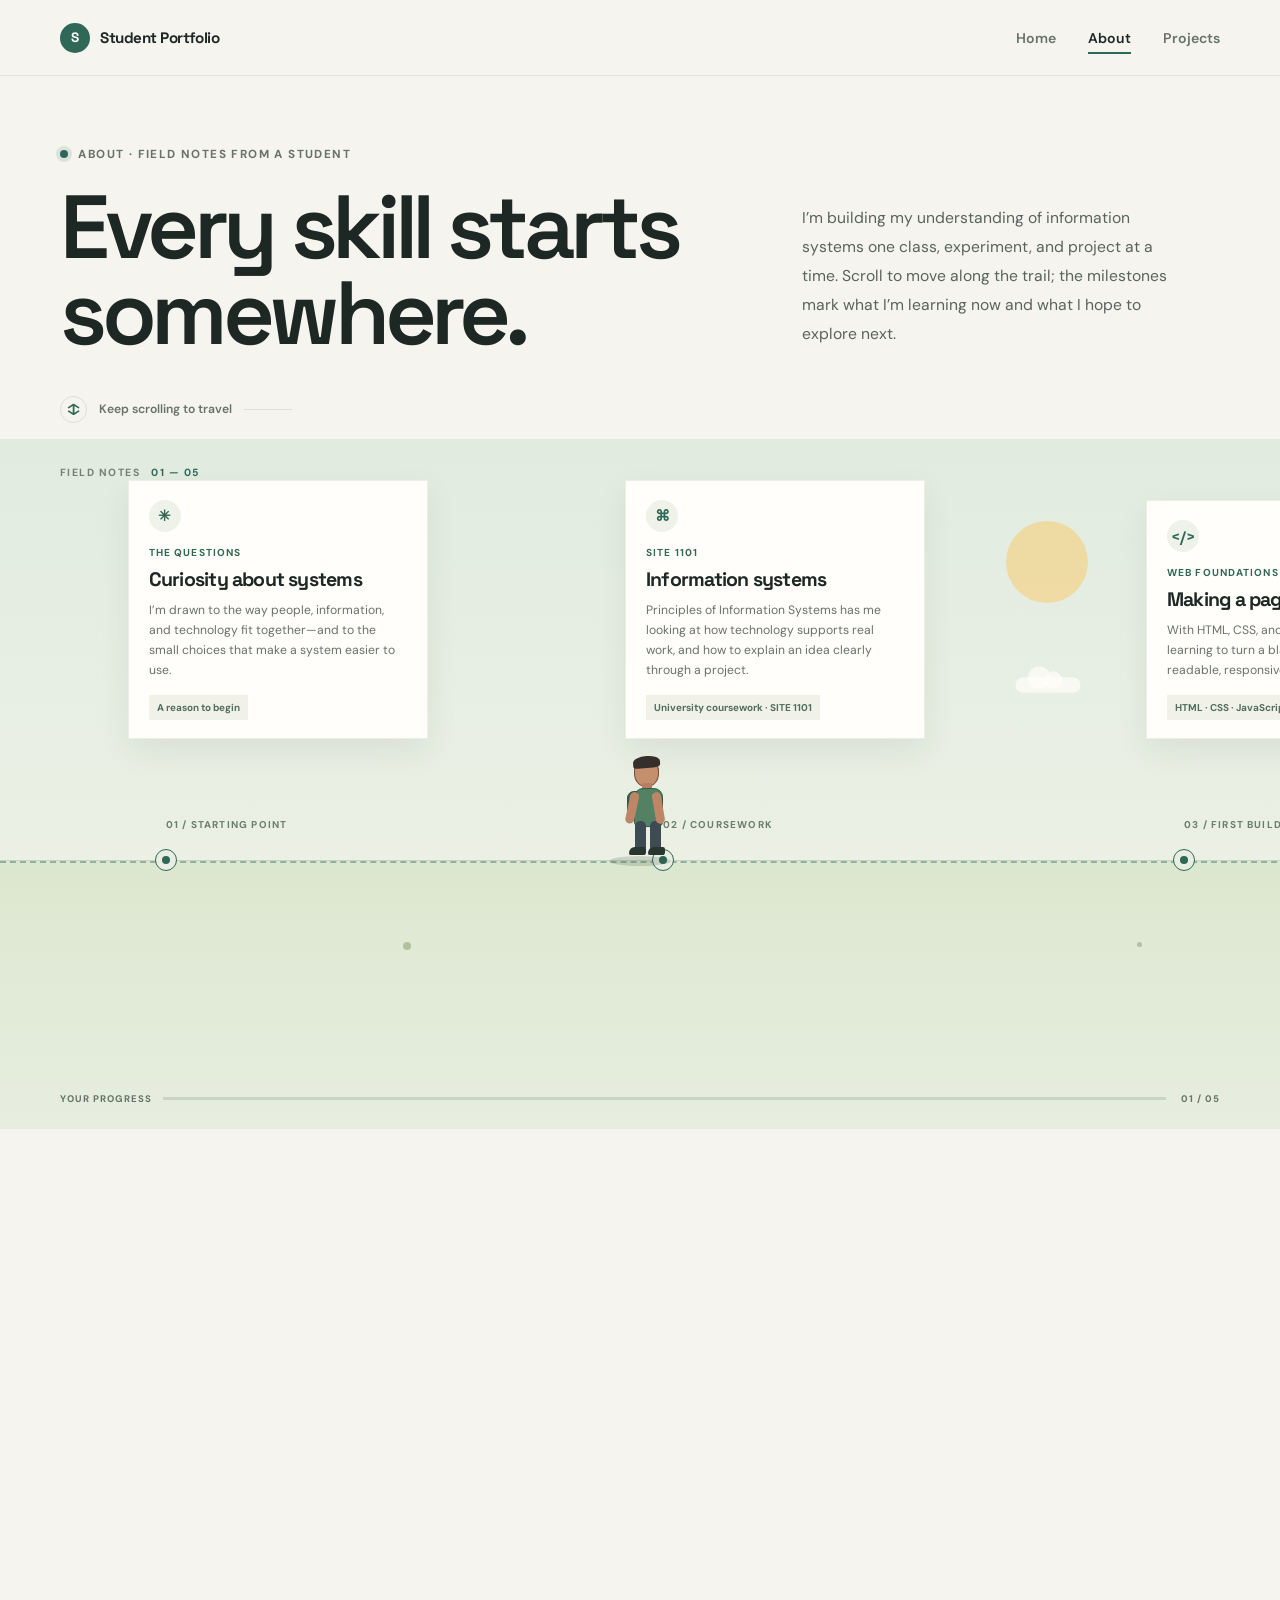
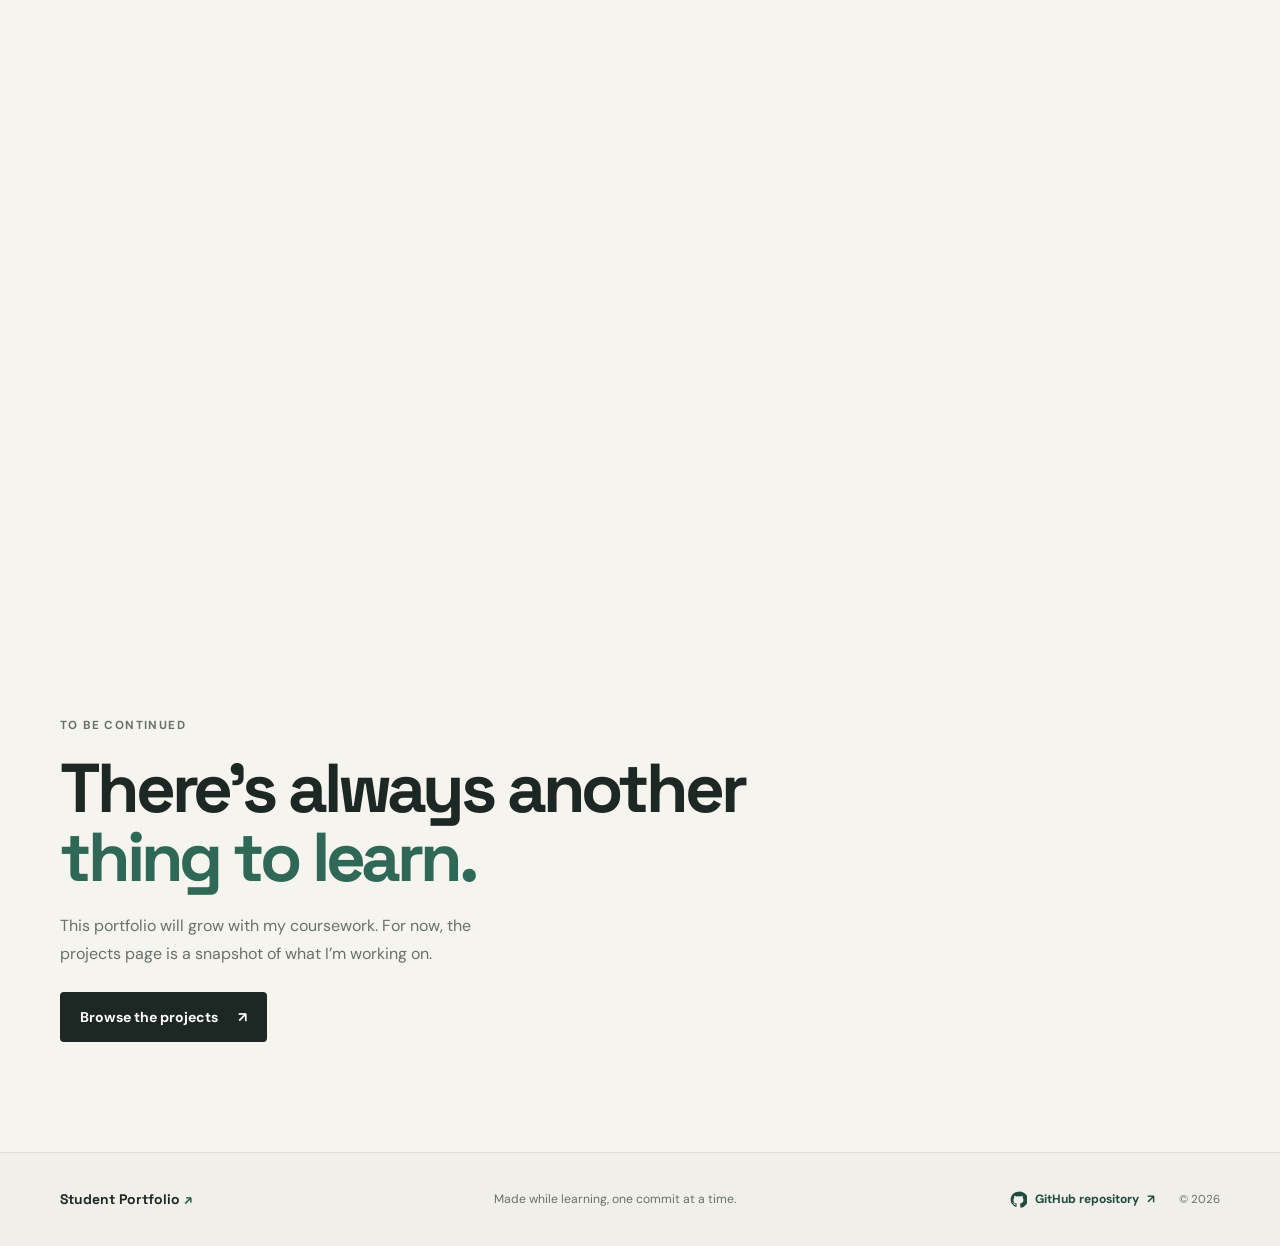
<file: about.html>
<!doctype html>
<html lang="en">
<head>
  <meta charset="utf-8">
  <meta name="viewport" content="width=device-width, initial-scale=1">
  <meta name="theme-color" content="#f5f4ef">
  <meta name="description" content="Follow a student's learning journey through information systems, web development, and university coursework.">
  <title>About | Student Portfolio</title>
  <link rel="preconnect" href="https://fonts.googleapis.com">
  <link rel="preconnect" href="https://fonts.gstatic.com" crossorigin>
  <link href="https://fonts.googleapis.com/css2?family=DM+Sans:wght@400;500;600;700&family=Space+Grotesk:wght@400;500;600;700&display=swap" rel="stylesheet">
  <link rel="stylesheet" href="css/style.css">
  <script src="js/main.js" defer></script>
</head>
<body class="about-page">
  <a class="skip-link" href="#main">Skip to content</a>
  <header class="site-header">
    <a class="wordmark" href="index.html" aria-label="Student Portfolio home"><span class="wordmark-mark">S</span><span>Student Portfolio</span></a>
    <button class="menu-toggle" type="button" aria-expanded="false" aria-controls="primary-navigation"><span class="sr-only">Toggle navigation</span><span></span><span></span></button>
    <nav class="site-nav" id="primary-navigation" aria-label="Main navigation">
      <a href="index.html">Home</a>
      <a href="about.html" aria-current="page">About</a>
      <a href="projects.html">Projects</a>
    </nav>
  </header>

  <main id="main">
    <section class="about-intro page-shell">
      <p class="eyebrow"><span class="status-dot"></span> About · Field notes from a student</p>
      <div class="about-heading-row">
        <h1>Every skill starts<br>somewhere.</h1>
        <p>I’m building my understanding of information systems one class, experiment, and project at a time. Scroll to move along the trail; the milestones mark what I’m learning now and what I hope to explore next.</p>
      </div>
      <div class="scroll-hint"><span class="scroll-hint-icon" aria-hidden="true">↕</span> Keep scrolling to travel <span class="scroll-hint-line"></span></div>
    </section>

    <section class="journey-section" data-journey aria-label="Interactive learning journey">
      <div class="journey-stage">
        <div class="journey-sky" aria-hidden="true">
          <span class="sky-orb orb-one"></span><span class="sky-orb orb-two"></span><span class="sky-orb orb-three"></span>
          <span class="sky-cloud cloud-one"></span><span class="sky-cloud cloud-two"></span>
          <span class="sky-label">FIELD NOTES <span>01 — 05</span></span>
        </div>
        <div class="journey-track" data-journey-track>
          <div class="journey-ground" aria-hidden="true"><span class="ground-line"></span><span class="ground-grain grain-one"></span><span class="ground-grain grain-two"></span><span class="ground-grain grain-three"></span></div>
          <article class="milestone milestone-one">
            <span class="milestone-index">01 / STARTING POINT</span>
            <span class="milestone-pin" aria-hidden="true"><span></span></span>
            <div class="milestone-card">
              <span class="card-icon" aria-hidden="true">✳</span>
              <p class="card-kicker">The questions</p>
              <h2>Curiosity about systems</h2>
              <p>I’m drawn to the way people, information, and technology fit together—and to the small choices that make a system easier to use.</p>
              <span class="milestone-tag">A reason to begin</span>
            </div>
          </article>
          <article class="milestone milestone-two">
            <span class="milestone-index">02 / COURSEWORK</span>
            <span class="milestone-pin" aria-hidden="true"><span></span></span>
            <div class="milestone-card">
              <span class="card-icon" aria-hidden="true">⌘</span>
              <p class="card-kicker">SITE 1101</p>
              <h2>Information systems</h2>
              <p>Principles of Information Systems has me looking at how technology supports real work, and how to explain an idea clearly through a project.</p>
              <span class="milestone-tag">University coursework · SITE 1101</span>
            </div>
          </article>
          <article class="milestone milestone-three">
            <span class="milestone-index">03 / FIRST BUILD</span>
            <span class="milestone-pin" aria-hidden="true"><span></span></span>
            <div class="milestone-card">
              <span class="card-icon" aria-hidden="true">&lt;/&gt;</span>
              <p class="card-kicker">Web foundations</p>
              <h2>Making a page work</h2>
              <p>With HTML, CSS, and a little JavaScript, I’m learning to turn a blank file into something readable, responsive, and interactive.</p>
              <span class="milestone-tag">HTML · CSS · JavaScript</span>
            </div>
          </article>
          <article class="milestone milestone-four">
            <span class="milestone-index">04 / PRACTICE</span>
            <span class="milestone-pin" aria-hidden="true"><span></span></span>
            <div class="milestone-card">
              <span class="card-icon" aria-hidden="true">↗</span>
              <p class="card-kicker">Learning by doing</p>
              <h2>Projects &amp; experiments</h2>
              <p>Small assignments give me room to try an approach, notice what breaks, and improve it. Each finished attempt leaves me with a better question.</p>
              <span class="milestone-tag">Build · test · reflect</span>
            </div>
          </article>
          <article class="milestone milestone-five">
            <span class="milestone-index">05 / NEXT UP</span>
            <span class="milestone-pin" aria-hidden="true"><span></span></span>
            <div class="milestone-card">
              <span class="card-icon" aria-hidden="true">◎</span>
              <p class="card-kicker">Still exploring</p>
              <h2>More to figure out</h2>
              <p>I want to keep connecting technical skills to useful ideas—and to leave each project a little clearer and more considered than the last.</p>
              <span class="milestone-tag">The journey continues</span>
            </div>
          </article>
        </div>
        <div class="journey-avatar" data-avatar aria-hidden="true">
          <span class="avatar-shadow"></span>
          <span class="avatar-person">
            <span class="avatar-hair"></span><span class="avatar-head"></span><span class="avatar-neck"></span>
            <span class="avatar-backpack"></span><span class="avatar-body"></span>
            <span class="avatar-arm avatar-arm-left"></span><span class="avatar-arm avatar-arm-right"></span>
            <span class="avatar-leg avatar-leg-left"></span><span class="avatar-leg avatar-leg-right"></span>
            <span class="avatar-shoe avatar-shoe-left"></span><span class="avatar-shoe avatar-shoe-right"></span>
          </span>
          <span class="sr-only">A student walking along the learning journey</span>
        </div>
        <div class="journey-hud" aria-hidden="true">
          <span class="hud-label">YOUR PROGRESS</span><span class="hud-track"><span data-progress-bar></span></span><span class="hud-count" data-progress-label>01 / 05</span>
        </div>
      </div>
    </section>

    <section class="about-outro page-shell">
      <p class="eyebrow">To be continued</p>
      <h2>There’s always another<br><span class="text-accent">thing to learn.</span></h2>
      <p>This portfolio will grow with my coursework. For now, the projects page is a snapshot of what I’m working on.</p>
      <a class="button button-dark" href="projects.html">Browse the projects <span aria-hidden="true">↗</span></a>
    </section>
  </main>

  <footer class="site-footer">
    <a class="footer-home" href="index.html">Student Portfolio <span aria-hidden="true">↗</span></a>
    <p>Made while learning, one commit at a time.</p>
    <a class="github-link" href="https://github.com/M-Ismayilzada/Personal-Website-Project-4-SITE-1101" target="_blank" rel="noopener noreferrer" aria-label="View the website's GitHub repository (opens in a new tab)">
      <svg viewBox="0 0 24 24" aria-hidden="true"><path d="M12 .9a11.1 11.1 0 0 0-3.51 21.63c.56.1.76-.24.76-.54v-2.1c-3.1.67-3.75-1.32-3.75-1.32-.5-1.28-1.23-1.62-1.23-1.62-1.01-.7.08-.69.08-.69 1.12.08 1.7 1.15 1.7 1.15 1 .1.76 2.8 3.14 2.1.1-.73.39-1.24.7-1.53-2.47-.28-5.06-1.24-5.06-5.5 0-1.21.43-2.2 1.14-2.98-.12-.28-.5-1.41.11-2.94 0 0 .93-.3 3.05 1.14a10.6 10.6 0 0 1 5.55 0c2.11-1.44 3.04-1.14 3.04-1.14.61 1.53.23 2.66.11 2.94.71.78 1.14 1.77 1.14 2.98 0 4.27-2.6 5.21-5.08 5.49.4.35.75 1.02.75 2.06v3.06c0 .3.2.65.77.54A11.1 11.1 0 0 0 12 .9Z"/></svg>
      <span>GitHub repository</span><span aria-hidden="true">↗</span>
    </a>
    <span class="footer-year">© <span data-current-year>2026</span></span>
  </footer>
</body>
</html>
</file>
<file: css/style.css>
:root {
  color-scheme: light;
  --paper: #f5f4ef;
  --surface: #fffefa;
  --ink: #1d2724;
  --muted: #68716a;
  --line: #dedfd7;
  --green: #2f6856;
  --green-dark: #214b3f;
  --lime: #d3ed74;
  --coral: #e9876a;
  --header-height: 76px;
  --font-display: "Space Grotesk", "DM Sans", sans-serif;
  --font-body: "DM Sans", sans-serif;
}

* { box-sizing: border-box; }
html { scroll-behavior: smooth; scroll-padding-top: calc(var(--header-height) + 1rem); }
body { margin: 0; background: var(--paper); color: var(--ink); font-family: var(--font-body); font-size: 16px; -webkit-font-smoothing: antialiased; }
img, svg { display: block; max-width: 100%; }
a { color: inherit; }
button { font: inherit; }
.sr-only { position: absolute; width: 1px; height: 1px; padding: 0; margin: -1px; overflow: hidden; clip: rect(0, 0, 0, 0); white-space: nowrap; border: 0; }
.skip-link { position: fixed; top: .75rem; left: .75rem; z-index: 100; padding: .8rem 1rem; transform: translateY(-160%); background: var(--ink); color: white; text-decoration: none; }
.skip-link:focus { transform: translateY(0); }
.page-shell { width: min(1160px, calc(100% - 80px)); margin-inline: auto; }
.text-accent { color: var(--green); }

.site-header { position: sticky; z-index: 20; top: 0; display: flex; align-items: center; justify-content: space-between; height: var(--header-height); padding: 0 max(40px, calc((100vw - 1160px) / 2)); border-bottom: 1px solid rgb(29 39 36 / 8%); background: rgb(245 244 239 / 94%); backdrop-filter: blur(14px); }
.wordmark { display: inline-flex; align-items: center; gap: .65rem; font-family: var(--font-display); font-size: .95rem; font-weight: 700; letter-spacing: -.035em; text-decoration: none; }
.wordmark-mark { display: grid; width: 30px; height: 30px; place-items: center; border-radius: 50%; background: var(--green); color: white; font-size: .85rem; }
.site-nav { display: flex; align-items: center; gap: 2rem; }
.site-nav a { position: relative; padding: .45rem 0; color: var(--muted); font-size: .88rem; font-weight: 600; text-decoration: none; transition: color .2s ease; }
.site-nav a:hover, .site-nav a[aria-current="page"] { color: var(--ink); }
.site-nav a[aria-current="page"]::after { position: absolute; right: 0; bottom: 0; left: 0; height: 2px; background: var(--green); content: ""; }
.menu-toggle { display: none; }

.home-hero { display: grid; min-height: 605px; grid-template-columns: 1.15fr .85fr; align-items: center; gap: clamp(2rem, 8vw, 7rem); padding-block: 74px 85px; }
.hero-copy { max-width: 640px; }
.eyebrow { display: flex; align-items: center; gap: .65rem; margin: 0 0 1.35rem; color: var(--muted); font-size: .73rem; font-weight: 700; letter-spacing: .12em; text-transform: uppercase; }
.status-dot { width: 8px; height: 8px; flex: 0 0 auto; border-radius: 50%; background: var(--green); box-shadow: 0 0 0 4px rgb(47 104 86 / 12%); }
h1, h2, p { margin-top: 0; }
h1, h2 { font-family: var(--font-display); letter-spacing: -.06em; }
.home-hero h1 { margin-bottom: 1.45rem; font-size: clamp(3rem, 6vw, 5.2rem); font-weight: 600; line-height: .99; }
.hero-intro { max-width: 530px; margin-bottom: 1.7rem; color: #59635d; font-size: 1.05rem; line-height: 1.8; }
.hero-actions { display: flex; flex-wrap: wrap; align-items: center; gap: 1.5rem; }
.button { display: inline-flex; min-height: 50px; align-items: center; justify-content: center; gap: 1.25rem; padding: 0 1.2rem; border: 1px solid transparent; border-radius: 4px; font-size: .88rem; font-weight: 700; text-decoration: none; transition: transform .2s ease, background .2s ease; }
.button:hover { transform: translateY(-2px); }
.button-dark { background: var(--ink); color: white; }
.button-dark:hover { background: var(--green-dark); }
.text-link { display: inline-flex; align-items: center; gap: .6rem; color: var(--green-dark); font-size: .88rem; font-weight: 700; text-decoration: none; }
.text-link span { transition: transform .2s ease; }
.text-link:hover span { transform: translateX(4px); }
.hero-note { display: flex; align-items: center; gap: .8rem; margin-top: 3rem; color: var(--muted); font-size: .79rem; }
.note-rule { width: 30px; height: 1px; background: var(--coral); }
.portrait-wrap { position: relative; justify-self: center; width: min(100%, 400px); padding: 0 20px 20px 0; }
.portrait-frame { position: relative; aspect-ratio: 4 / 4.7; overflow: hidden; background: #e7e8d9; }
.portrait-frame::after { position: absolute; inset: 12px -12px -12px 12px; z-index: -1; border: 1px solid #aeb8a1; content: ""; }
.profile-image { width: 100%; height: 100%; object-fit: cover; }
.profile-placeholder { position: absolute; inset: 0; display: none; overflow: hidden; background: #dce5d2; }
.portrait-frame.has-placeholder .profile-image { display: none; }
.portrait-frame.has-placeholder .profile-placeholder { display: block; }
.placeholder-sun { position: absolute; top: 15%; right: 14%; width: 70px; aspect-ratio: 1; border-radius: 50%; background: #f5d894; }
.placeholder-person { position: absolute; bottom: 18%; left: 50%; width: 54%; height: 50%; transform: translateX(-50%); border-radius: 46% 46% 0 0; background: #789585; }
.placeholder-person::before { position: absolute; top: -45%; left: 50%; width: 49%; aspect-ratio: 1; transform: translateX(-50%); border: 5px solid #313d37; border-radius: 50%; background: #bb8b6c; content: ""; }
.placeholder-person span { position: absolute; top: -46%; left: 50%; width: 53%; height: 20%; transform: translateX(-50%); border-radius: 55% 55% 10% 10%; background: #313d37; }
.placeholder-label { position: absolute; right: 0; bottom: 0; left: 0; padding: 16px; background: rgb(29 39 36 / 77%); color: white; font-size: .76rem; line-height: 1.5; text-align: center; }
.portrait-caption { position: absolute; right: 0; bottom: -7px; color: var(--muted); font-size: .71rem; }
.decorative-star { position: absolute; top: -22px; left: -28px; color: var(--coral); font-size: 3.2rem; }

.home-lower { display: grid; grid-template-columns: 1fr 1fr 1fr; gap: 1.2rem; padding-block: 50px 105px; border-top: 1px solid var(--line); }
.home-lower-intro { align-self: center; padding-right: 1rem; }
.home-lower-intro .eyebrow { margin-bottom: .7rem; }
.home-lower-intro h2 { max-width: 240px; margin-bottom: 0; font-size: 1.65rem; line-height: 1.15; }
.feature-card { position: relative; display: flex; min-height: 190px; flex-direction: column; padding: 1.3rem; border: 1px solid var(--line); background: rgb(255 254 250 / 65%); text-decoration: none; transition: border-color .2s ease, transform .2s ease; }
.feature-card:hover { transform: translateY(-3px); border-color: var(--green); }
.feature-number, .project-meta, .art-index { font-size: .67rem; font-weight: 700; letter-spacing: .12em; }
.feature-number { margin-bottom: 1.3rem; color: var(--green); }
.feature-title { max-width: 210px; padding-right: 1.5rem; font-family: var(--font-display); font-size: 1.13rem; font-weight: 600; line-height: 1.25; }
.feature-arrow { position: absolute; top: 1.1rem; right: 1.2rem; font-size: 1.1rem; }
.feature-copy { margin-top: auto; padding-top: 1rem; color: var(--muted); font-size: .79rem; line-height: 1.6; }

.about-intro { padding-top: 70px; }
.about-heading-row, .projects-heading-row { display: grid; grid-template-columns: 1.2fr .8fr; align-items: end; gap: clamp(2rem, 9vw, 8rem); }
.about-heading-row h1, .projects-heading-row h1 { margin: 0; font-size: clamp(3.2rem, 7vw, 6rem); font-weight: 600; line-height: .96; }
.about-heading-row > p, .projects-heading-row > p { max-width: 390px; margin: 0 0 .45rem; color: #59635d; font-size: .98rem; line-height: 1.85; }
.scroll-hint { display: flex; align-items: center; gap: .75rem; margin: 2.5rem 0 1rem; color: var(--muted); font-size: .76rem; font-weight: 600; }
.scroll-hint-icon { display: grid; width: 27px; height: 27px; place-items: center; border: 1px solid var(--line); border-radius: 50%; color: var(--green); font-size: 1rem; }
.scroll-hint-line { width: 48px; height: 1px; background: var(--line); }

.journey-section { position: relative; min-height: 520px; }
.journey-stage { position: sticky; top: var(--header-height); height: min(690px, calc(100svh - var(--header-height))); min-height: 500px; overflow: hidden; background: #e8eee1; }
.journey-sky { position: absolute; inset: 0; overflow: hidden; background: linear-gradient(180deg, #e1ece0 0%, #edf0e5 70%, #e8eee1 100%); }
.sky-orb { position: absolute; display: block; border-radius: 50%; background: #f2d794; translate: var(--sky-drift, 0px) 0; transition: translate .12s linear; }
.orb-one { top: 12%; right: 15%; width: 82px; height: 82px; opacity: .8; }
.orb-two { top: 23%; left: 30%; width: 10px; height: 10px; background: var(--coral); }
.orb-three { top: 15%; left: 61%; width: 7px; height: 7px; background: var(--green); }
.sky-cloud { position: absolute; width: 100px; height: 24px; border-radius: 30px; background: rgb(255 254 250 / 70%); translate: var(--sky-drift, 0px) 0; transition: translate .12s linear; }
.sky-cloud::before, .sky-cloud::after { position: absolute; bottom: 6px; border-radius: 50%; background: inherit; content: ""; }
.sky-cloud::before { left: 19px; width: 35px; height: 35px; }
.sky-cloud::after { left: 45px; width: 27px; height: 27px; }
.cloud-one { top: 25%; left: 12%; transform: scale(.8); }
.cloud-two { top: 34%; left: 78%; transform: scale(.65); }
.sky-label { position: absolute; top: 27px; left: max(40px, calc((100vw - 1160px) / 2)); color: #748073; font-size: .65rem; font-weight: 700; letter-spacing: .14em; }
.sky-label span { margin-left: .5rem; color: var(--green); }
.journey-track { position: absolute; inset: 0 auto 0 0; width: max(2180px, 185vw); transition: transform .08s linear; will-change: transform; }
.journey-ground { position: absolute; top: 61%; right: 0; left: 0; height: 42%; border-top: 1px solid rgb(63 102 73 / 20%); background: linear-gradient(180deg, #dce7cf 0%, #e8eee1 100%); }
.ground-line { position: absolute; top: 0; right: 0; left: 0; border-top: 2px dashed rgb(47 104 86 / 42%); }
.ground-grain { position: absolute; top: 28%; width: 8px; height: 8px; border-radius: 50%; background: #b1c29f; }
.grain-one { left: 17%; }.grain-two { left: 48%; width: 5px; height: 5px; }.grain-three { left: 84%; width: 11px; height: 11px; }
.milestone { position: absolute; top: 61%; width: 1px; height: 1px; }
.milestone-one { left: 7%; }.milestone-two { left: 28%; }.milestone-three { left: 50%; }.milestone-four { left: 72%; }.milestone-five { left: 94%; }
.milestone-index { position: absolute; top: -42px; left: 0; width: max-content; color: #687e69; font-size: .62rem; font-weight: 700; letter-spacing: .12em; }
.milestone-pin { position: absolute; top: -11px; left: -11px; z-index: 2; display: grid; width: 22px; height: 22px; place-items: center; border: 1px solid var(--green); border-radius: 50%; background: #e8eee1; }
.milestone-pin span { width: 8px; height: 8px; border-radius: 50%; background: var(--green); }
.milestone-card { position: absolute; bottom: 122px; left: -38px; width: min(300px, 76vw); padding: 1.2rem 1.25rem 1.15rem; border: 1px solid rgb(29 39 36 / 8%); background: var(--surface); box-shadow: 0 12px 30px rgb(42 59 44 / 8%); }
.milestone-five .milestone-card { right: -8px; left: auto; }
.card-icon { display: grid; width: 32px; height: 32px; margin-bottom: .9rem; place-items: center; border-radius: 50%; background: #eef2e8; color: var(--green); font-family: var(--font-display); font-size: .95rem; font-weight: 700; }
.card-kicker { margin-bottom: .45rem; color: var(--green); font-size: .63rem; font-weight: 700; letter-spacing: .11em; text-transform: uppercase; }
.milestone-card h2 { margin-bottom: .55rem; font-size: 1.22rem; letter-spacing: -.04em; }
.milestone-card > p:not(.card-kicker) { margin-bottom: .9rem; color: var(--muted); font-size: .76rem; line-height: 1.65; }
.milestone-tag { display: inline-block; padding: .35rem .5rem; background: #f0f2e9; color: #526d5b; font-size: .62rem; font-weight: 700; }
.journey-avatar { position: absolute; z-index: 5; top: 60.5%; left: 50%; width: 70px; height: 112px; transform: translate(-50%, -91%); }
.avatar-shadow { position: absolute; right: 4px; bottom: 0; left: 4px; height: 10px; border-radius: 50%; background: rgb(50 79 56 / 18%); }
.avatar-person { position: absolute; inset: 0 7px 8px; }
.avatar-head { position: absolute; top: 4px; left: 22px; width: 25px; height: 29px; border: 1px solid #714d3c; border-radius: 45% 45% 47% 47%; background: #c58f6e; }
.avatar-hair { position: absolute; z-index: 1; top: 2px; left: 21px; width: 27px; height: 12px; border-radius: 60% 55% 30% 20%; background: #352f2b; transform: rotate(-4deg); }
.avatar-neck { position: absolute; top: 29px; left: 30px; width: 10px; height: 9px; background: #b57e5e; }
.avatar-backpack { position: absolute; top: 37px; left: 15px; width: 15px; height: 30px; border: 2px solid #345848; border-radius: 7px 3px 4px 5px; background: #507a60; }
.avatar-body { position: absolute; top: 34px; left: 22px; width: 29px; height: 39px; border: 1px solid #315947; border-radius: 9px 9px 5px 5px; background: #548064; }
.avatar-arm { position: absolute; z-index: 2; top: 38px; width: 9px; height: 32px; border-radius: 9px; background: #bc8667; transform-origin: 50% 5px; }
.avatar-arm-left { left: 18px; transform: rotate(12deg); }.avatar-arm-right { right: 7px; transform: rotate(-10deg); }
.avatar-leg { position: absolute; top: 67px; width: 11px; height: 31px; border-radius: 5px; background: #3d4b52; transform-origin: 50% 3px; }
.avatar-leg-left { left: 23px; }.avatar-leg-right { left: 38px; }
.avatar-shoe { position: absolute; top: 93px; width: 17px; height: 8px; border-radius: 8px 3px 4px 3px; background: #293630; }
.avatar-shoe-left { left: 17px; }.avatar-shoe-right { left: 36px; }
.journey-avatar.is-walking .avatar-leg-left { animation: walk-left .3s ease-in-out infinite alternate; }
.journey-avatar.is-walking .avatar-leg-right { animation: walk-right .3s ease-in-out infinite alternate; }
.journey-avatar.is-walking .avatar-arm-left { animation: arm-left .3s ease-in-out infinite alternate; }
.journey-avatar.is-walking .avatar-arm-right { animation: arm-right .3s ease-in-out infinite alternate; }
.journey-avatar.is-walking .avatar-person { animation: bob .3s ease-in-out infinite alternate; }
@keyframes walk-left { to { transform: rotate(28deg); } }
@keyframes walk-right { to { transform: rotate(-28deg); } }
@keyframes arm-left { to { transform: rotate(-20deg); } }
@keyframes arm-right { to { transform: rotate(22deg); } }
@keyframes bob { to { translate: 0 -3px; } }
.journey-hud { position: absolute; z-index: 7; right: max(40px, calc((100vw - 1160px) / 2)); bottom: 24px; left: max(40px, calc((100vw - 1160px) / 2)); display: flex; align-items: center; gap: 12px; }
.hud-label, .hud-count { color: #637464; font-size: .6rem; font-weight: 700; letter-spacing: .1em; white-space: nowrap; }
.hud-track { height: 3px; flex: 1; overflow: hidden; background: rgb(47 104 86 / 17%); }
.hud-track span { display: block; width: 0; height: 100%; background: var(--green); transition: width .12s linear; }
.hud-count { min-width: 42px; text-align: right; }
.about-outro { padding-block: 100px 110px; }
.about-outro h2 { margin-bottom: 1.2rem; font-size: clamp(2.5rem, 5.4vw, 4.5rem); line-height: 1; }
.about-outro > p:not(.eyebrow) { max-width: 450px; margin-bottom: 1.5rem; color: var(--muted); line-height: 1.75; }

.projects-intro { padding-top: 75px; }
.projects-heading-row h1 { font-size: clamp(3rem, 6.3vw, 5.4rem); }
.project-summary { display: flex; align-items: center; gap: .9rem; margin-top: 2.7rem; padding-bottom: 1rem; border-bottom: 1px solid var(--line); color: var(--muted); font-size: .68rem; font-weight: 700; letter-spacing: .1em; }
.summary-dot { color: var(--coral); font-size: 1rem; }
.projects-grid { display: grid; grid-template-columns: 1fr 1fr; gap: 3rem 1.5rem; padding-block: 2rem 4rem; }
.project-card { overflow: hidden; border: 1px solid var(--line); background: var(--surface); }
.project-card-featured { grid-column: 1 / -1; display: grid; grid-template-columns: 1.15fr .85fr; }
.project-art { position: relative; display: grid; min-height: 280px; overflow: hidden; place-items: center; }
.project-card-featured .project-art { min-height: 390px; }
.project-art-portfolio { background: #dfe8da; }
.project-art-code { background: #e5e3f2; }
.project-art-robotics { background: #f0e2d6; }
.project-image { position: absolute; inset: 0; width: 100%; height: 100%; object-fit: cover; }
.project-art-portfolio.has-placeholder > .project-image { visibility: hidden; }
.project-image-fallback { position: absolute; inset: 0; display: none; align-items: center; justify-content: center; overflow: hidden; background: linear-gradient(140deg, #d9e7d9, #eee9d9); }
.project-art-portfolio.has-placeholder .project-image-fallback { display: flex; }
.browser-window { position: relative; width: 69%; max-width: 450px; height: 74%; overflow: hidden; border: 1px solid rgb(31 47 38 / 14%); border-radius: 7px; background: #fffefa; box-shadow: 0 22px 50px rgb(40 60 43 / 18%); transform: rotate(-3deg); }
.browser-dots { position: absolute; top: 12px; left: 14px; display: flex; gap: 4px; }
.browser-dots i { width: 6px; height: 6px; border-radius: 50%; background: #e58b71; }.browser-dots i:nth-child(2) { background: #e3c677; }.browser-dots i:nth-child(3) { background: #7caa8c; }
.browser-address { position: absolute; top: 10px; right: 15px; width: 50%; height: 10px; border-radius: 8px; background: #f1f0eb; }
.browser-content { position: absolute; inset: 42px 10%; }
.browser-kicker { display: block; color: #788b72; font-size: .48rem; font-weight: 700; letter-spacing: .12em; }
.browser-heading { display: block; margin-top: 9px; color: #23332a; font-family: var(--font-display); font-size: clamp(1.6rem, 4vw, 3.3rem); font-weight: 600; letter-spacing: -.07em; line-height: .97; }
.browser-lines { display: grid; gap: 6px; width: 48%; margin-top: 14px; }.browser-lines i { height: 4px; border-radius: 5px; background: #dfe4da; }.browser-lines i:last-child { width: 70%; }
.browser-portrait { position: absolute; right: 0; bottom: -20px; width: 34%; height: 73%; border-radius: 50% 50% 0 0; background: #819984; }
.browser-portrait::before { position: absolute; top: 9%; left: 50%; width: 49%; aspect-ratio: 1; transform: translateX(-50%); border-radius: 50%; background: #bf8d6f; content: ""; }
.browser-accent { position: absolute; bottom: 7px; left: 0; width: 26%; height: 7px; background: var(--lime); }
.art-index { position: absolute; right: 17px; bottom: 14px; z-index: 2; color: rgb(29 39 36 / 55%); }
.project-details { padding: 1.45rem 1.55rem 1.6rem; }
.project-card-featured .project-details { display: flex; flex-direction: column; justify-content: center; padding: clamp(1.5rem, 4vw, 3.3rem); }
.project-meta { display: flex; justify-content: space-between; gap: .5rem; margin-bottom: 1rem; color: #728072; font-size: .62rem; }
.project-details h2 { margin-bottom: .7rem; font-size: clamp(1.45rem, 2.6vw, 2rem); }
.project-details p { max-width: 520px; margin-bottom: 1.2rem; color: var(--muted); font-size: .87rem; line-height: 1.75; }
.tag-list { display: flex; flex-wrap: wrap; gap: .45rem; }
.tag-list span { padding: .38rem .55rem; border: 1px solid var(--line); color: #5a685e; font-size: .65rem; font-weight: 600; }
.projects-note { display: flex; align-items: center; gap: 1rem; margin-bottom: 90px; padding: 1.25rem 1.4rem; border: 1px solid var(--line); }
.projects-note p { flex: 1; margin: 0; color: var(--muted); font-size: .87rem; }
.projects-note strong { color: var(--ink); }
.note-spark { color: var(--coral); font-size: 1.4rem; }

.site-footer { display: grid; grid-template-columns: 1fr 1.2fr auto auto; align-items: center; gap: 1.5rem; min-height: 94px; padding: 1.2rem max(40px, calc((100vw - 1160px) / 2)); border-top: 1px solid var(--line); background: #f0efe9; }
.footer-home { font-family: var(--font-display); font-size: .87rem; font-weight: 700; text-decoration: none; }
.footer-home span { color: var(--green); }
.site-footer > p { margin: 0; color: var(--muted); font-size: .76rem; }
.github-link { display: inline-flex; align-items: center; gap: .5rem; color: var(--green-dark); font-size: .75rem; font-weight: 700; text-decoration: none; }
.github-link svg { width: 17px; height: 17px; fill: currentColor; }
.github-link:hover span:nth-child(2) { text-decoration: underline; }
.footer-year { color: var(--muted); font-size: .72rem; white-space: nowrap; }

:focus-visible { outline: 3px solid #bd7d54; outline-offset: 4px; }

@media (max-width: 760px) {
  :root { --header-height: 66px; }
  .page-shell { width: min(100% - 40px, 560px); }
  .site-header { height: var(--header-height); padding-inline: 20px; }
  .wordmark { font-size: .88rem; }
  .menu-toggle { display: grid; width: 42px; height: 42px; align-content: center; justify-items: center; gap: 5px; border: 1px solid var(--line); border-radius: 50%; background: transparent; cursor: pointer; }
  .menu-toggle span:not(.sr-only) { width: 16px; height: 1.5px; background: var(--ink); transition: transform .2s ease; }
  .menu-toggle[aria-expanded="true"] span:nth-last-child(2) { transform: translateY(3.25px) rotate(45deg); }
  .menu-toggle[aria-expanded="true"] span:last-child { transform: translateY(-3.25px) rotate(-45deg); }
  .site-nav { position: absolute; top: calc(100% - 1px); right: 0; left: 0; display: none; flex-direction: column; align-items: stretch; gap: 0; padding: .45rem 20px .85rem; border-bottom: 1px solid var(--line); background: var(--paper); }
  .site-nav.is-open { display: flex; }
  .site-nav a { padding: .85rem 0; }
  .site-nav a[aria-current="page"]::after { right: auto; width: 30px; }
  .home-hero { min-height: 0; grid-template-columns: 1fr; gap: 3.3rem; padding-block: 55px 60px; }
  .home-hero h1 { font-size: clamp(3rem, 12vw, 4.5rem); }
  .hero-intro { font-size: .97rem; }
  .hero-note { margin-top: 2rem; }
  .portrait-wrap { width: min(78%, 350px); }
  .home-lower { grid-template-columns: 1fr 1fr; gap: .8rem; padding-block: 35px 65px; }
  .home-lower-intro { grid-column: 1 / -1; padding-bottom: .6rem; }
  .home-lower-intro h2 { max-width: 360px; }
  .feature-card { min-height: 205px; padding: 1rem; }
  .about-intro, .projects-intro { padding-top: 48px; }
  .about-heading-row, .projects-heading-row { grid-template-columns: 1fr; gap: 1.35rem; }
  .about-heading-row h1, .projects-heading-row h1 { font-size: clamp(3rem, 12vw, 4.7rem); }
  .about-heading-row > p, .projects-heading-row > p { max-width: 500px; font-size: .91rem; }
  .scroll-hint { margin-top: 1.6rem; }
  .journey-stage { height: min(680px, calc(100svh - var(--header-height))); min-height: 520px; }
  .journey-track { width: max(1900px, 230vw); }
  .milestone-card { left: -27px; width: min(270px, 76vw); padding: 1rem; }
  .milestone-one { left: 5%; }.milestone-two { left: 28%; }.milestone-three { left: 51%; }.milestone-four { left: 74%; }.milestone-five { left: 96%; }
  .milestone-index { font-size: .56rem; }
  .milestone-card h2 { font-size: 1.08rem; }
  .milestone-card > p:not(.card-kicker) { font-size: .71rem; }
  .journey-avatar { transform: translate(-50%, -91%) scale(.88); transform-origin: bottom center; }
  .journey-hud { right: 20px; bottom: 16px; left: 20px; }
  .hud-label, .hud-count { font-size: .54rem; }
  .about-outro { padding-block: 70px 80px; }
  .projects-grid { grid-template-columns: 1fr; gap: 1.2rem; padding-top: 1.2rem; }
  .project-card-featured { grid-column: auto; display: block; }
  .project-art, .project-card-featured .project-art { min-height: 280px; }
  .project-card-featured .project-details { padding: 1.35rem 1.2rem 1.5rem; }
  .projects-note { flex-wrap: wrap; margin-bottom: 60px; padding: 1rem; }
  .projects-note p { flex-basis: calc(100% - 45px); }
  .projects-note .text-link { margin-left: 2.4rem; }
  .site-footer { grid-template-columns: 1fr auto; gap: .8rem; padding: 1.2rem 20px; }
  .site-footer > p { grid-column: 1; grid-row: 2; }
  .github-link { grid-column: 2; grid-row: 1; }
  .footer-year { grid-column: 2; grid-row: 2; justify-self: end; }
}

@media (max-width: 390px) {
  .page-shell { width: calc(100% - 32px); }
  .site-header { padding-inline: 16px; }
  .home-lower { grid-template-columns: 1fr; }
  .home-lower-intro { grid-column: auto; }
  .feature-card { min-height: 175px; }
  .milestone-card { width: 245px; }
  .project-meta { font-size: .56rem; }
  .site-footer { padding-inline: 16px; }
  .github-link { gap: .35rem; font-size: .69rem; }
}

@media (prefers-reduced-motion: reduce) {
  *, *::before, *::after { scroll-behavior: auto !important; animation-duration: .01ms !important; animation-iteration-count: 1 !important; transition-duration: .01ms !important; }
}
</file>
